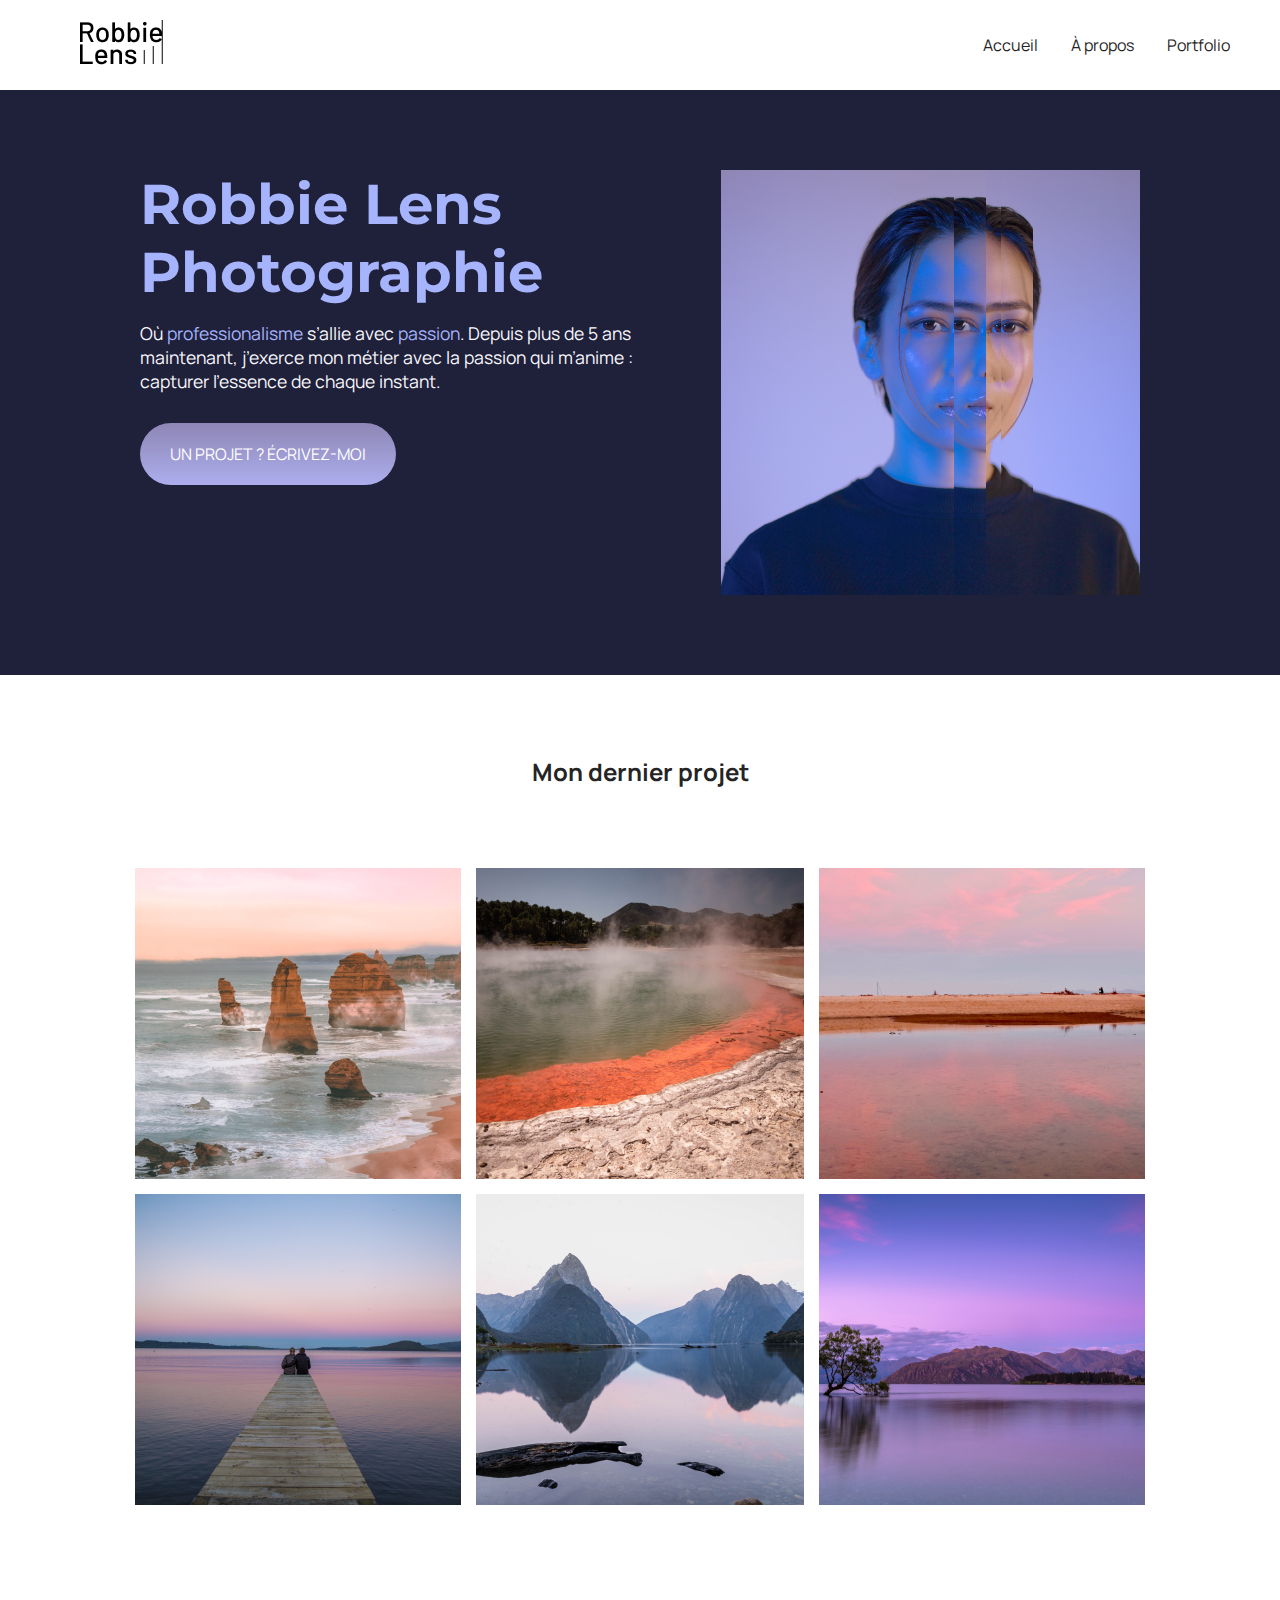
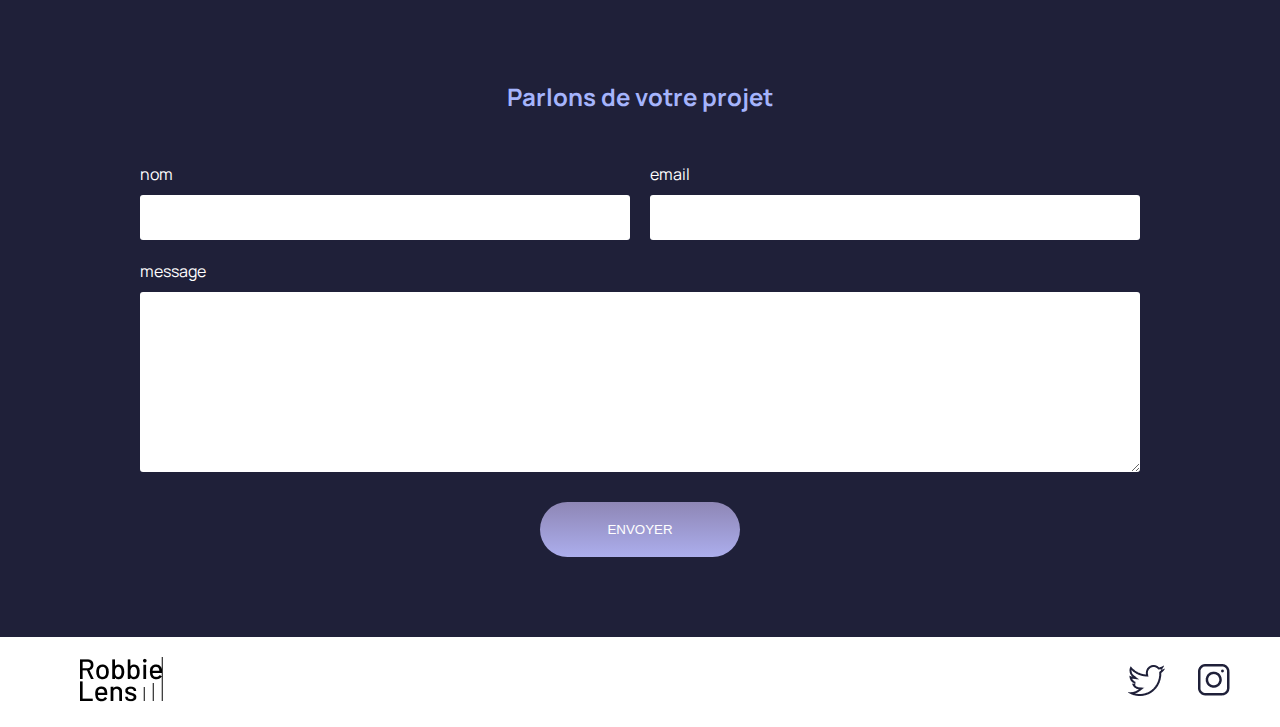
<file: index.html>
<!DOCTYPE html>
<html lang="en">
  <head>
    <meta charset="UTF-8" />
    <meta http-equiv="X-UA-Compatible" content="IE=edge" />
    <meta name="viewport" content="width=device-width, initial-scale=1.0" />
    <link rel="preconnect" href="https://fonts.googleapis.com" />
    <link rel="preconnect" href="https://fonts.gstatic.com" crossorigin />
    <link
      href="https://fonts.googleapis.com/css2?family=Manrope&family=Montserrat&display=swap"
      rel="stylesheet"
    />
    <link href="style/style.css" rel="stylesheet" />
    <link href="style/index.css" rel="stylesheet" />
    <title>Accueil - Robbie Lens Photographie</title>
  </head>
  <body>
    <header>
      <nav>
        <a href="index.html" class="lien-icone">
          <img src="images/logo.png" alt="Logo Robbie Lens" />
        </a>
        <div>
          <a href="index.html">Accueil</a>
          <a href="a-propos.html">À propos</a>
          <a href="portfolio.html">Portfolio</a>
        </div>
      </nav>
    </header>
    <main>
      <section class="accueil-introduction">
        <div>
          <h1>Robbie Lens Photographie</h1>
          <p>
            Où <em>professionalisme</em> s’allie avec <em>passion</em>. Depuis
            plus de 5 ans maintenant, j’exerce mon métier avec la passion qui
            m’anime : capturer l’essence de chaque instant.
          </p>
          <a href="#contact" class="cta">UN PROJET ? ÉCRIVEZ-MOI</a>
        </div>
        <img
          src="images/robbie-lens.png"
          alt="Portrait avec effet de la photographe Robbie Lens"
        />
      </section>
      <section class="accueil-photos">
        <h2>Mon dernier projet</h2>
        <div>
          <img
            src="images/accueil/element-1.png"
            alt="Twelve apostles - Australie"
          />
          <img
            src="images/accueil/element-2.png"
            alt="Wai-O-Tapu - Nouvelle-Zélande"
          />
          <img
            src="images/accueil/element-3.png"
            alt="Parc National d’Abel Tasman - Nouvelle-Zélande"
          />
        </div>
        <div>
          <img
            src="images/accueil/element-4.png"
            alt="Lac Rotorua - Nouvelle-Zélande"
          />
          <img
            src="images/accueil/element-5.png"
            alt="Milford Sound - Nouvelle-Zélande"
          />
          <img
            src="images/accueil/element-6.png"
            alt="Lac Wanaka - Nouvelle-Zélande"
          />
        </div>
      </section>
      <section id="contact" class="section-contact">
        <h2>Parlons de votre projet</h2>
        <form method="get" action="">
          <div class="form-nom-email">
            <div class="form-column">
              <label for="nom">nom</label>
              <input type="text" name="nom" id="nom" />
            </div>
            <div class="form-column">
              <label for="email">email</label>
              <input type="e-mail" name="email" id="email" />
            </div>
          </div>
          <label for="message">message</label>
          <textarea name="message" id="message" rows="10"></textarea>
          <input type="submit" value="ENVOYER" class="cta" />
        </form>
      </section>
    </main>
    <footer>
      <a href="index.html" class="lien-icone">
        <img src="images/logo.png" alt="Logo Robbie Lens" />
      </a>
      <div>
        <a target="_blank" href="https://twitter.com/" class="lien-icone">
          <img src="images/twitter.png" alt="Logo Twitter" />
        </a>
        <a target="_blank" href="https://www.instagram.com/" class="lien-icone">
          <img src="images/instagram.png" alt="Logo Instagram" />
        </a>
      </div>
    </footer>
  </body>
</html>
</file>
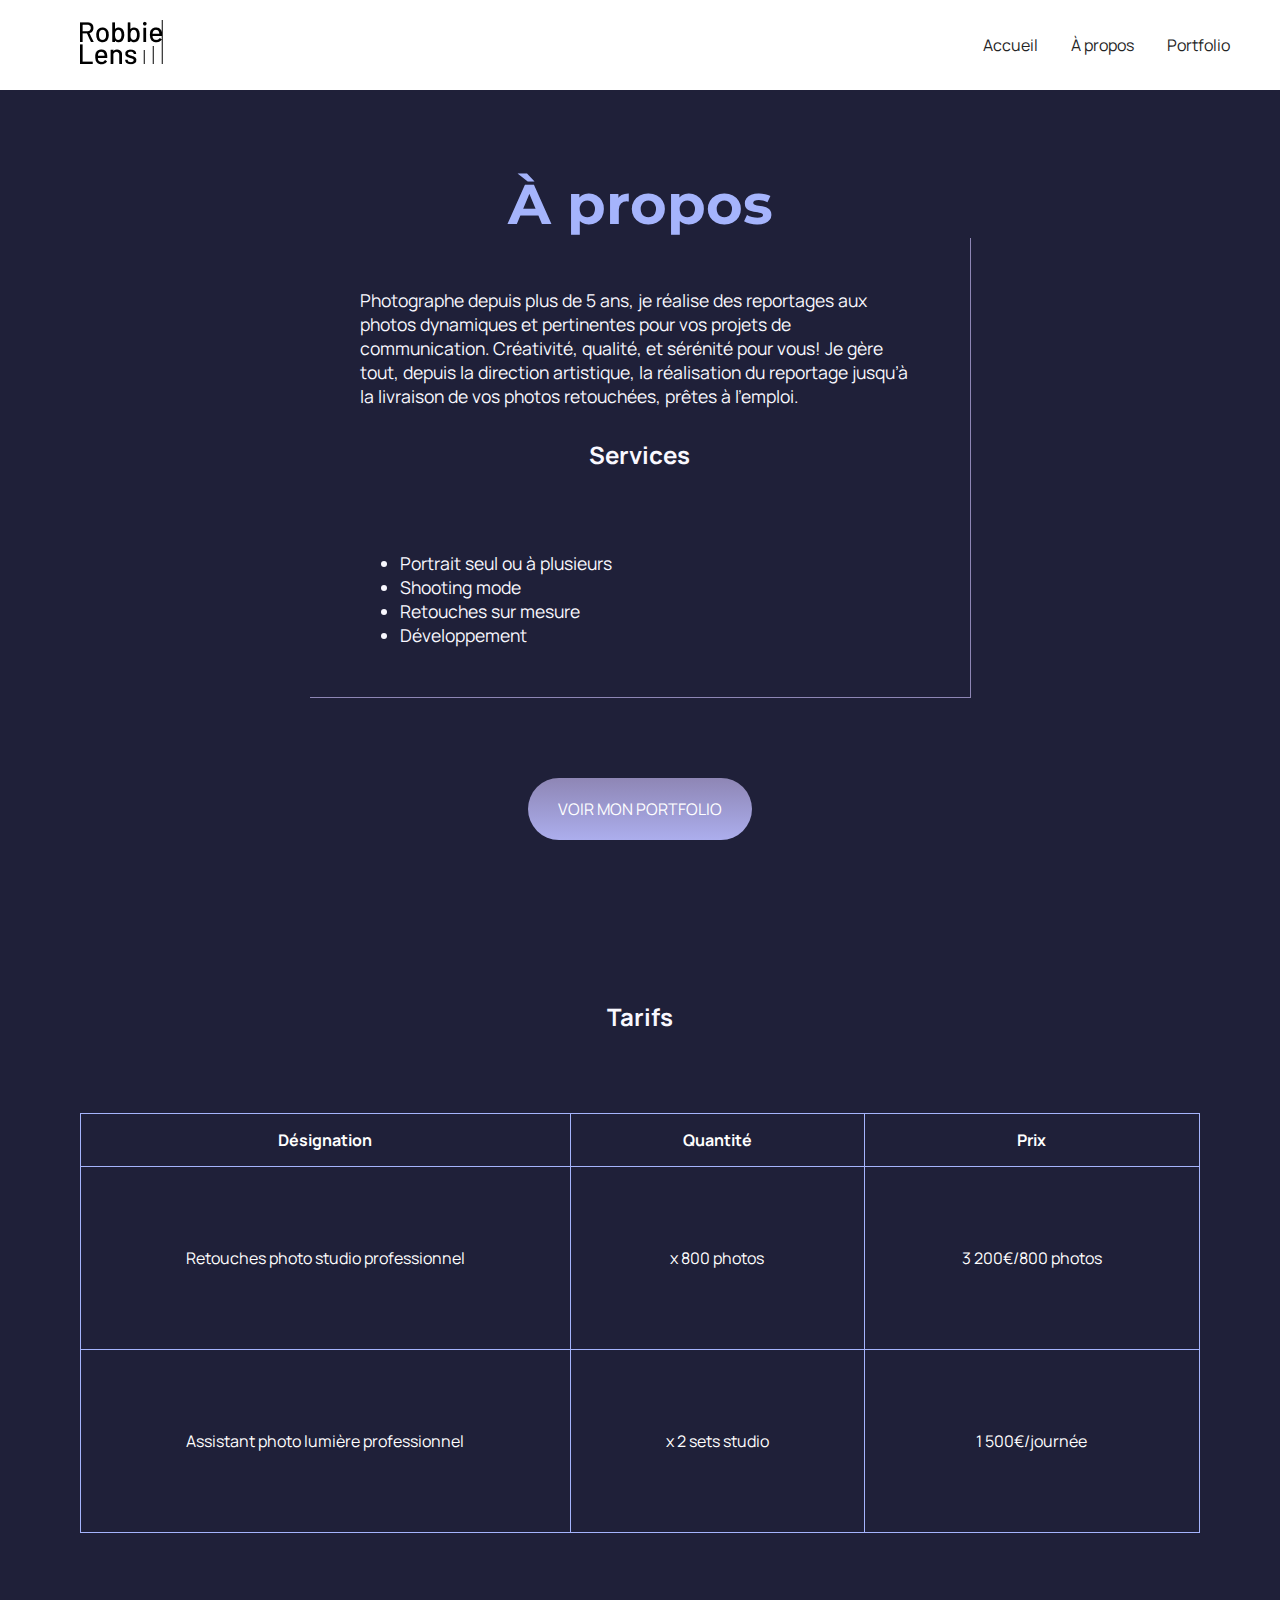
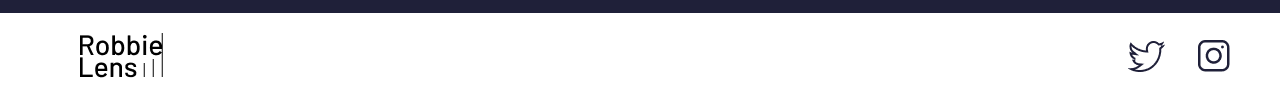
<file: a-propos.html>
<!DOCTYPE html>
<html lang="en">
  <head>
    <meta charset="UTF-8" />
    <meta http-equiv="X-UA-Compatible" content="IE=edge" />
    <meta name="viewport" content="width=device-width, initial-scale=1.0" />
    <link rel="preconnect" href="https://fonts.googleapis.com" />
    <link rel="preconnect" href="https://fonts.gstatic.com" crossorigin />
    <link
      href="https://fonts.googleapis.com/css2?family=Manrope&family=Montserrat&display=swap"
      rel="stylesheet"
    />
    <link href="style/style.css" rel="stylesheet" />
    <link href="style/a-propos.css" rel="stylesheet" />
    <title>À propos - Robbie Lens Photographie</title>
  </head>
  <body>
    <header>
      <nav>
        <a href="index.html" class="lien-icone">
          <img src="images/logo.png" alt="Logo Robbie Lens" />
        </a>
        <div>
          <a href="index.html">Accueil</a>
          <a href="a-propos.html">À propos</a>
          <a href="portfolio.html">Portfolio</a>
        </div>
      </nav>
    </header>
    <main class="a-propos-main">
      <section>
        <h1>À propos</h1>
        <div class="carre-contenu">
          <p>
            Photographe depuis plus de 5 ans, je réalise des reportages aux
            photos dynamiques et pertinentes pour vos projets de communication.
            Créativité, qualité, et sérénité pour vous! Je gère tout, depuis la
            direction artistique, la réalisation du reportage jusqu’à la
            livraison de vos photos retouchées, prêtes à l’emploi.
          </p>
          <h2>Services</h2>
          <ul>
            <li>Portrait seul ou à plusieurs</li>
            <li>Shooting mode</li>
            <li>Retouches sur mesure</li>
            <li>Développement</li>
          </ul>
        </div>
        <div>
          <a href="portfolio.html" class="cta">VOIR MON PORTFOLIO</a>
        </div>
      </section>
      <section class="section-tarifs">
        <h2>Tarifs</h2>
        <table>
          <thead>
            <tr>
              <th>Désignation</th>
              <th>Quantité</th>
              <th>Prix</th>
            </tr>
          </thead>
          <tbody>
            <tr>
              <td>Retouches photo studio professionnel</td>
              <td>x 800 photos</td>
              <td>3 200€/800 photos</td>
            </tr>
            <tr>
              <td>Assistant photo lumière professionnel</td>
              <td>x 2 sets studio</td>
              <td>1 500€/journée</td>
            </tr>
          </tbody>
        </table>
      </section>
    </main>
    <footer>
      <a href="index.html" class="lien-icone">
        <img src="images/logo.png" alt="Logo Robbie Lens" />
      </a>
      <div>
        <a target="_blank" href="https://twitter.com/" class="lien-icone">
          <img src="images/twitter.png" alt="Logo Twitter" />
        </a>
        <a target="_blank" href="https://www.instagram.com/" class="lien-icone">
          <img src="images/instagram.png" alt="Logo Instagram" />
        </a>
      </div>
    </footer>
  </body>
</html>
</file>
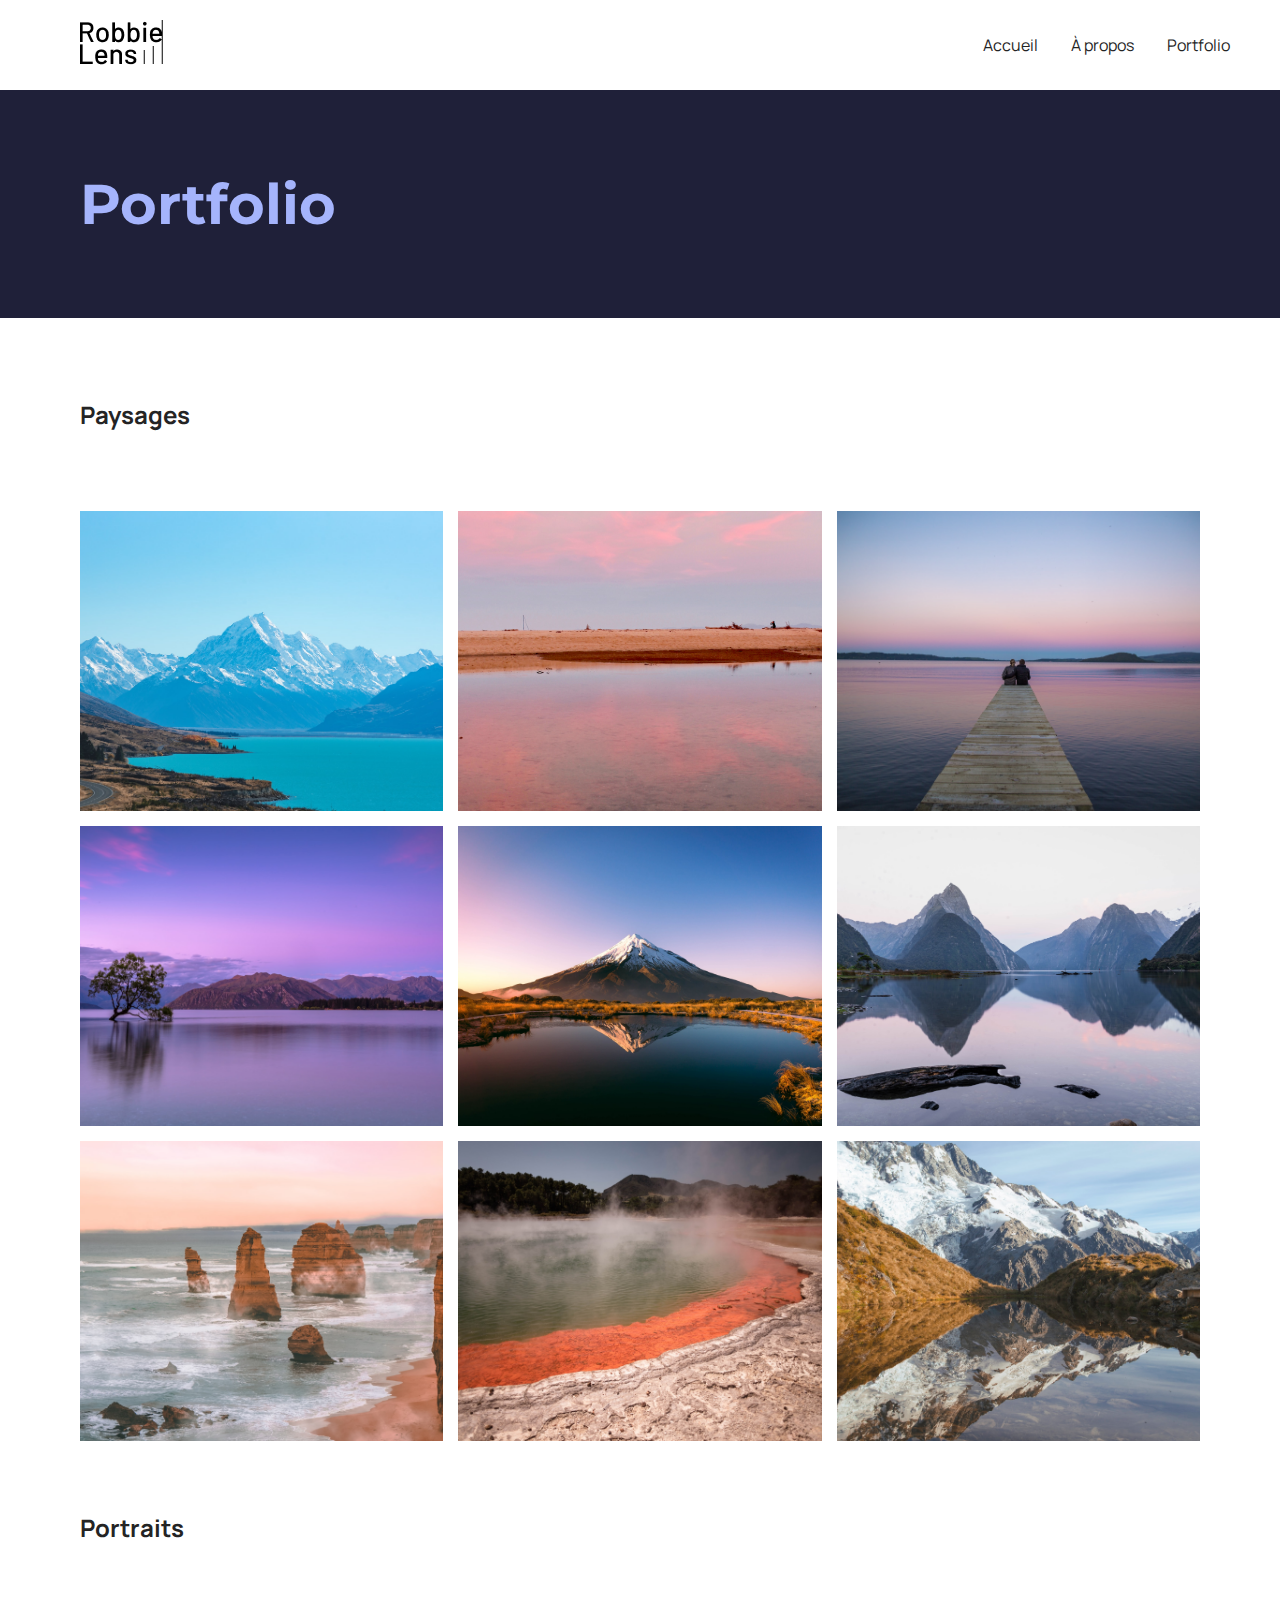
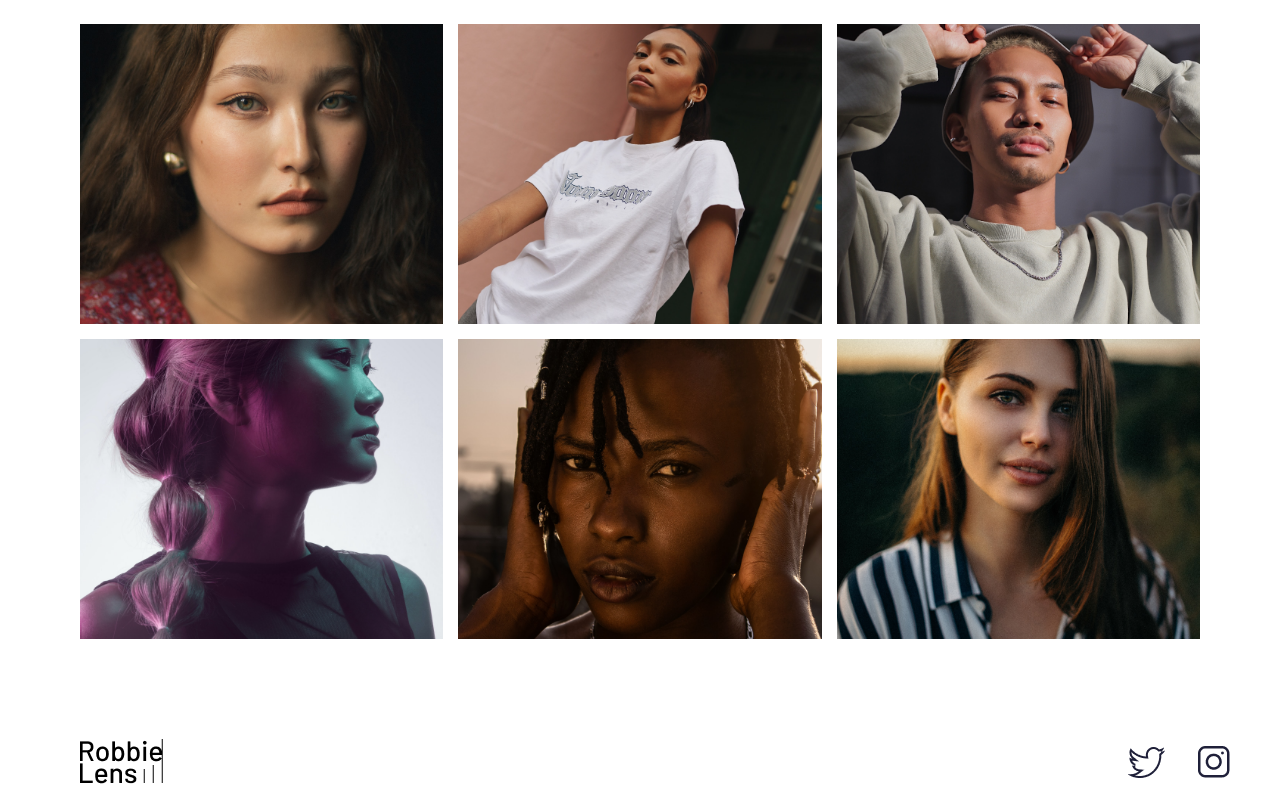
<file: portfolio.html>
<!DOCTYPE html>
<html lang="en">
  <head>
    <meta charset="UTF-8" />
    <meta http-equiv="X-UA-Compatible" content="IE=edge" />
    <meta name="viewport" content="width=device-width, initial-scale=1.0" />
    <title>Portfolio - Robbie Lens Photographie</title>
    <link href="style/style.css" rel="stylesheet" />
    <link href="style/portfolio.css" rel="stylesheet" />
    <link rel="preconnect" href="https://fonts.googleapis.com" />
    <link rel="preconnect" href="https://fonts.gstatic.com" crossorigin />
    <link
      href="https://fonts.googleapis.com/css2?family=Manrope&family=Montserrat&display=swap"
      rel="stylesheet"
    />
  </head>
  <body>
    <header>
      <nav>
        <a href="index.html" class="lien-icone">
          <img src="images/logo.png" alt="Logo Robbie Lens" />
        </a>
        <div>
          <a href="index.html">Accueil</a>
          <a href="a-propos.html">À propos</a>
          <a href="portfolio.html">Portfolio</a>
        </div>
      </nav>
    </header>
    <main>
      <section>
        <h1>Portfolio</h1>
      </section>
      <section class="portfolio-section-photos">
        <h2>Paysages</h2>
        <div class="grid-paysages">
          <a href="images/portfolio/paysage1.jpg" class="lien-conteneur-photo">
            <img
              src="images/portfolio/paysage1.jpg"
              alt="Mont Aoraki - Nouvelle-Zélande"
            />
            <div class="photo-hover">Voir la photo</div>
          </a>
          <a href="images/portfolio/paysage2.jpg" class="lien-conteneur-photo">
            <img
              src="images/portfolio/paysage2.jpg"
              alt="Parc National d’Abel Tasman - Nouvelle-Zélande"
            />
            <div class="photo-hover">Voir la photo</div>
          </a>
          <a href="images/portfolio/paysage3.jpg" class="lien-conteneur-photo">
            <img
              src="images/portfolio/paysage3.jpg"
              alt="Lac Rotorua - Nouvelle-Zélande"
            />
            <div class="photo-hover">Voir la photo</div>
          </a>
          <a href="images/portfolio/paysage4.jpg" class="lien-conteneur-photo">
            <img
              src="images/portfolio/paysage4.jpg"
              alt="Lac Wanaka - Nouvelle-Zélande"
            />
            <div class="photo-hover">Voir la photo</div>
          </a>
          <a href="images/portfolio/paysage5.jpg" class="lien-conteneur-photo">
            <img
              src="images/portfolio/paysage5.jpg"
              alt="Mont Taranaki - Nouvelle-Zélande"
            />
            <div class="photo-hover">Voir la photo</div>
          </a>
          <a href="images/portfolio/paysage6.jpg" class="lien-conteneur-photo">
            <img
              src="images/portfolio/paysage6.jpg"
              alt="Milford Sound - Nouvelle-Zélande"
            />
            <div class="photo-hover">Voir la photo</div>
          </a>
          <a href="images/portfolio/paysage7.jpg" class="lien-conteneur-photo">
            <img
              src="images/portfolio/paysage7.jpg"
              alt="Twelve Apostle - Australie"
            />
            <div class="photo-hover">Voir la photo</div>
          </a>
          <a href="images/portfolio/paysage8.jpg" class="lien-conteneur-photo">
            <img
              src="images/portfolio/paysage8.jpg"
              alt="Wai-O-Tapu - Nouvelle-Zélande"
            />
            <div class="photo-hover">Voir la photo</div>
          </a>
          <a href="images/portfolio/paysage9.jpg" class="lien-conteneur-photo">
            <img
              src="images/portfolio/paysage9.jpg"
              alt="Mont Cook - Nouvelle Zélande"
            />
            <div class="photo-hover">Voir la photo</div>
          </a>
        </div>
        <h2 class="portraits-title">Portraits</h2>
        <div class="grid-portraits">
          <a href="images/portfolio/portrait1.jpg" class="lien-conteneur-photo">
            <img
              src="images/portfolio/portrait1.jpg"
              alt="Portrait jeune femme 1"
            />
            <div class="photo-hover">Voir la photo</div>
          </a>
          <a href="images/portfolio/portrait2.jpg" class="lien-conteneur-photo">
            <img
              src="images/portfolio/portrait2.jpg"
              alt="Portrait jeune femme 2"
            />
            <div class="photo-hover">Voir la photo</div>
          </a>
          <a href="images/portfolio/portrait3.jpg" class="lien-conteneur-photo">
            <img
              src="images/portfolio/portrait3.jpg"
              alt="Portrait jeune homme 3"
            />
            <div class="photo-hover">Voir la photo</div>
          </a>
          <a href="images/portfolio/portrait4.jpg" class="lien-conteneur-photo">
            <img
              src="images/portfolio/portrait4.jpg"
              alt="Portrait jeune femme 4"
            />
            <div class="photo-hover">Voir la photo</div>
          </a>
          <a href="images/portfolio/portrait5.jpg" class="lien-conteneur-photo">
            <img
              src="images/portfolio/portrait5.jpg"
              alt="Portrait jeune femme 5"
            />
            <div class="photo-hover">Voir la photo</div>
          </a>
          <a href="images/portfolio/portrait6.jpg" class="lien-conteneur-photo">
            <img
              src="images/portfolio/portrait6.jpg"
              alt="Portrait jeune femme 6"
            />
            <div class="photo-hover">Voir la photo</div>
          </a>
        </div>
      </section>
    </main>
    <footer>
      <a href="index.html" class="lien-icone">
        <img src="images/logo.png" alt="Logo Robbie Lens" />
      </a>
      <div>
        <a target="_blank" href="https://twitter.com/" class="lien-icone">
          <img src="images/twitter.png" alt="Logo Twitter" />
        </a>
        <a target="_blank" href="https://www.instagram.com/" class="lien-icone">
          <img src="images/instagram.png" alt="Logo Instagram" />
        </a>
      </div>
    </footer>
  </body>
</html>
</file>
<file: style/style.css>
* {
  margin: 0;
}

body {
  font-family: "Manrope", sans-serif;
  font-size: 1em;
  background-color: #1f2039;
}

a {
  color: #242424;
  text-decoration: none;
}

em {
  color: #a5b4fc;
  font-style: normal;
}

h1 {
  font-size: 3.5em;
  color: #a5b4fc;
  font-family: "Montserrat", sans-serif;
}

h2 {
  color: #f9f8ff;
}

p,
li {
  font-size: 1.1em;
  color: #f9f8ff;
}

header,
footer {
  background-color: white;
  padding: 20px 50px;
}

.cta {
  display: inline-block;
  background: linear-gradient(#8e86b5, #acaeed);
  color: white;
  border-radius: 50px;
  padding: 20px 30px;
}

a:hover {
  text-decoration: underline;
}

.cta:hover {
  background: linear-gradient(#696484, #8788ba);
  text-decoration: none;
}

.lien-icone {
  margin-left: 30px;
}

.lien-icone:hover {
  opacity: 0.5;
}

section {
  padding: 80px;
}

footer,
nav {
  display: flex;
  flex-direction: row;
  align-items: center;
  justify-content: space-between;
}

nav a {
  margin-left: 30px;
}

@media screen and (max-width: 996px) {
  header nav {
    flex-direction: column;
    align-items: center;
    justify-content: center;
  }

  header nav img {
    margin-bottom: 20px;
  }

  header,
  footer {
    padding: 20px 20px;
  }

  h1 {
    font-size: 2em;
  }

  section {
    padding: 50px 20px 50px 20px;
  }

  nav a {
    margin-left: 10px;
    margin-right: 10px;
  }
}
</file>
<file: style/index.css>
.accueil-photos {
  background-color: white;
  padding: 80px;
}

.accueil-photos h2 {
  color: #242424;
  text-align: center;
  margin-bottom: 80px;
}

.accueil-photos div {
  display: flex;
  flex-direction: row;
  gap: 15px;
  justify-content: center;
  margin-bottom: 15px;
}

.accueil-introduction {
  display: flex;
  flex-direction: row;
  max-width: 1000px;
  align-items: flex-start;
  margin: auto;
}

.accueil-introduction h1 {
  margin-bottom: 15px;
}

.accueil-introduction p {
  margin-bottom: 30px;
}

.accueil-introduction div {
  padding-right: 80px;
}

.section-contact h2 {
  color: #a5b4fc;
  text-align: center;
  margin-bottom: 50px;
}

form {
  display: flex;
  flex-direction: column;
  max-width: 1000px;
  margin: auto;
  color: white;
}

.form-nom-email {
  display: flex;
  flex-direction: row;
  gap: 20px;
}

.form-column {
  flex: 1;
  display: flex;
  flex-direction: column;
  margin-bottom: 20px;
}

input,
textarea {
  padding: 15px;
  border-radius: 3px;
  border: none;
}

label {
  margin-bottom: 10px;
}

input[type="submit"] {
  width: 200px;
  margin: auto;
  margin-top: 30px;
}

@media screen and (max-width: 996px) {
  .accueil-introduction {
    flex-direction: column;
    align-items: center;
    justify-content: center;
  }

  .accueil-introduction div {
    padding-right: 0;
    text-align: center;
    order: 2;
  }

  .accueil-introduction img {
    order: 1;
    margin-bottom: 20px;
    width: 100%;
  }

  .accueil-photos {
    padding: 20px;
  }

  .accueil-photos div {
    flex-direction: column;
  }

  .section-contact {
    padding: 50px 20px;
  }

  .form-nom-email {
    flex-direction: column;
    gap: 0;
  }
}
</file>
<file: style/a-propos.css>
.carre-contenu {
  border-right: 1px solid #8e86b5;
  border-bottom: 1px solid #8e86b5;
  padding: 50px;
  width: 50%;
  margin: auto;
  margin-bottom: 80px;
}

.carre-contenu h2 {
  margin-top: 30px;
}

.carre-contenu ul {
  margin-top: 30px;
}

.carre-contenu + div {
  text-align: center;
}

.a-propos-main {
  margin: auto;
}

table {
  color: white;
  text-align: center;
  width: 100%;
  border-collapse: collapse;
}

td,
th {
  padding: 15px;
  border: 1px solid #a5b4fc;
}

td {
  padding: 80px;
}

h2 {
  margin-bottom: 80px;
}

h1,
h2 {
  text-align: center;
}

@media screen and (max-width: 996px) {
  .section-tarifs {
    display: none;
  }
}
</file>
<file: style/portfolio.css>
.portfolio-section-photos {
  background-color: white;
}

.portfolio-section-photos h2 {
  color: #242424;
  margin-bottom: 80px;
}

.grid-paysages {
  display: grid;
  grid-template-columns: 1fr 1fr 1fr;
  grid-template-rows: 300px 300px 300px;
  gap: 15px;
}

.portraits-title {
  margin-top: 70px;
}
.grid-portraits {
  display: grid;
  grid-template-columns: 1fr 1fr 1fr;
  grid-template-rows: 300px 300px;
  gap: 15px;
}

.grid-paysages img,
.grid-portraits img {
  width: 100%;
  height: 100%;
  object-fit: cover;
}

.lien-conteneur-photo {
  position: relative;
}

.photo-hover {
  position: absolute;
  top: 0;
  left: 0;
  right: 0;
  bottom: 0;
  display: flex;
  align-items: center;
  justify-content: center;
  font-size: 1.5em;
  color: white;
  background-color: rgba(0, 0, 0, 0.7);
  display: none;
}

.lien-conteneur-photo:hover .photo-hover {
  display: flex;
}

@media screen and (max-width: 996px) {
  .grid-paysages {
    grid-template-columns: 1fr;
    gap: 15px;
  }

  .grid-portraits {
    grid-template-columns: 1fr;
    gap: 15px;
  }
}
</file>
